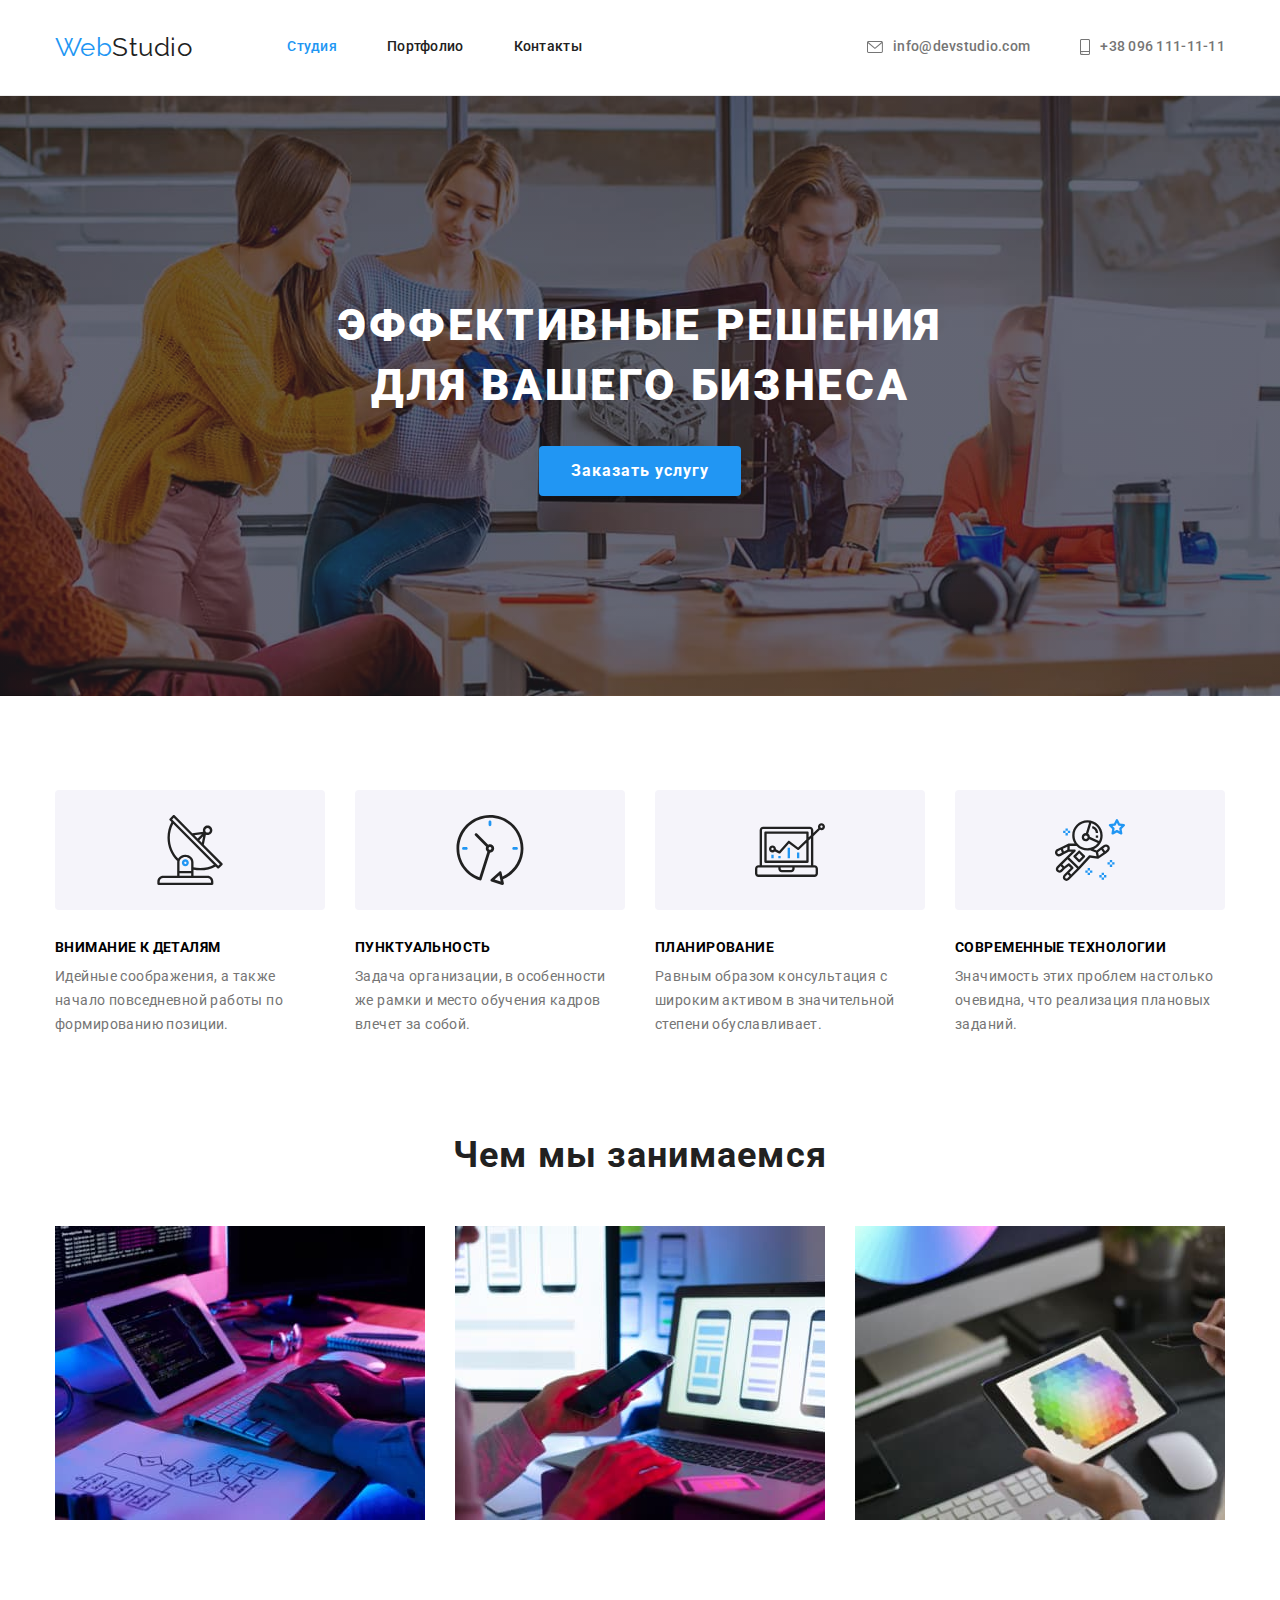
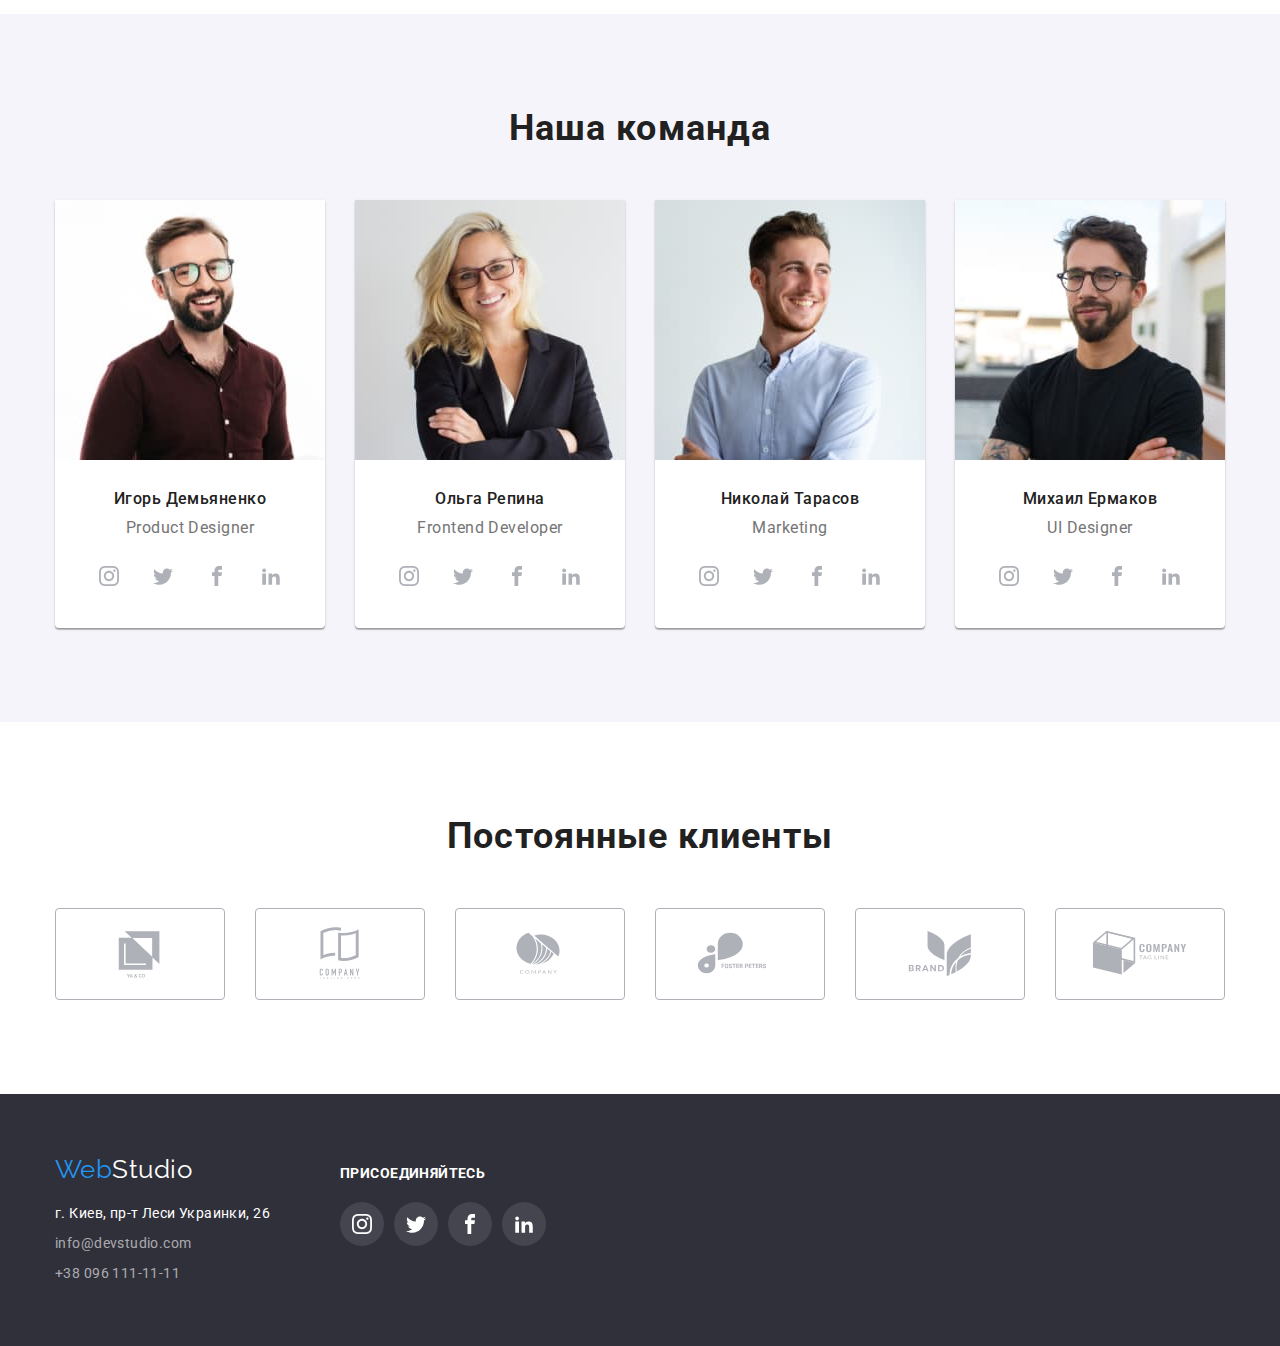
<file: index.html>
<!DOCTYPE html>
<html lang="ru">
<head>
    <meta charset="UTF-8">
    <meta http-equiv="X-UA-Compatible" content="IE=edge">
    <meta name="viewport" content="width=device-width, initial-scale=1.0">
    <title>Studio</title>
    <link rel="preconnect" href="https://fonts.googleapis.com">
    <link rel="preconnect" href="https://fonts.gstatic.com" crossorigin>
    <link href="https://fonts.googleapis.com/css2?family=Raleway:wght@700&family=Roboto:wght@400;500;700;900&display=swap"
        rel="stylesheet">
    <link rel="stylesheet" href="https://cdnjs.cloudflare.com/ajax/libs/modern-normalize/1.1.0/modern-normalize.min.css">
    <link rel="stylesheet" href="./css/styles.css">
</head>
<body>
    <!-- Шапка сайта -->
    <header class="header">
        <div class="container header-container">
            <nav class="header-navigate">
                <p class="logo">Web<span class="text">Studio</span></p>
                <ul class="site-nav control">
                    <li class="site-nav-item"> <a class="link current" href="./index.html"> Студия </a> </li>
                    <li class="site-nav-item"> <a class="link" href="./portfolio.html"> Портфолио </a> </li>
                    <li class="site-nav-item"> <a class="link" href=""> Контакты </a> </li>
                </ul>
            </nav>
            <ul class="auth-nav control">
                <li class="auth-nav-item"> 
                    <a class="nav-link link" href="mailto:info@devstudio.com"> 
                        <svg class="nav-icon nav-icon-envelope">
                            <use href="./images/sprite.svg#icon-envelope"></use>
                        </svg>
                        info@devstudio.com
                    </a>
                </li>

                <li class="auth-nav-item">
                    <a class="nav-link link" href="tel:+380961111111">
                        <svg class="nav-icon nav-icon-smartphone">
                            <use href="./images/sprite.svg#icon-smartphone"></use>
                        </svg>
                        +38 096 111-11-11
                    </a>
                </li>
            </ul>
        </div>
    </header>
    <main>
        <!-- Герой -->
        <section class="section section-hero">
            <div class="container">
                <h1 class="hero-title"> Эффективные решения для вашего бизнеса </h1>
                <button class="hero-button" type="button"> Заказать услугу </button>
            </div>
        </section>
         <!-- Преимущества  -->
        <section class="section section-benefits"> 
            <div class="container">
                <h2 class="visual-hidden"> Наши преимущества </h2> 
                <ul class="benefits">
                    <li class="items-benefits">
                        <div class="items-cartons-benefits">
                            <div class="items-cartons">
                                <svg class="cartons-benefits" width="70"
                                height="70">
                                    <use href="./images/sprite.svg#icon-antenna"></use>
                                </svg>
                            </div> 
                            <h3 class="items-title"> Внимание к деталям </h3>
                            <p class="items-text"> Идейные соображения, а также начало повседневной работы по формированию позиции. </p>
                        </div>
                    </li>
                    <li class="items-benefits">
                        <div class="items-cartons-benefits">
                            <div class="items-cartons">
                                <svg class="cartons-benefits" width="70"
                                height="70">
                                    <use href="./images/sprite.svg#icon-clock"></use>
                                </svg>
                            </div>
                        <h3 class="items-title"> Пунктуальность </h3>
                        <p class="items-text"> Задача организации, в особенности же рамки и место обучения кадров влечет за собой. </p>
                        </div>
                    </li>
                    <li class="items-benefits">
                        <div class="items-cartons-benefits">
                            <div class="items-cartons">
                                <svg class="cartons-benefits" width="70"
                                height="70">
                                    <use href="./images/sprite.svg#icon-diagram"></use>
                                </svg>
                            </div>
                        <h3 class="items-title"> Планирование </h3>
                        <p class="items-text"> Равным образом консультация с широким активом в значительной степени обуславливает. </p>
                        </div>
                    </li>
                    <li class="items-benefits">
                        <div class="items-cartons-benefits">
                            <div class="items-cartons">
                                <svg class="cartons-benefits" width="70"
                                height="70">
                                    <use href="./images/sprite.svg#icon-astronaut"></use>
                                </svg>
                            </div>
                            <h3 class="items-title"> Современные технологии </h3>
                            <p class="items-text"> Значимость этих проблем настолько очевидна, что реализация плановых заданий. </p>
                        </div>
                    </li>
                </ul>
            </div>
        </section>
         <!--Примери работ -->
        <section class="section section-work">
            <div class="container">
                <h2 class="headline"> Чем мы занимаемся </h2>
                <ul class="pictures">
                    <li class="pictures-work"><img src="./images1/picture1.jpg" alt="программное обеспечение" height="294" width="370"></li>
                    <li class="pictures-work"><img src="./images1/picture2.jpg" alt="поддержка мобильних приложений" height="294" width="370"></li>
                    <li class="pictures-work"><img src="./images1/picture3.jpg" alt="цветовое оформление" height="294" width="370"></li>
                </ul>
            </div>
        </section>
         <!-- Наша команда  -->
        <section class="section section-team">
            <div class="container">
                <h2 class="headline"> Наша команда </h2>
                <ul class="list">
                    <li class="people">
                        <img src="./images1/igor_demianenko.jpg" alt="Игорь Демьяненко" height="260" width="270">
                        <div class="people-item">
                            <h3 class="people-desc"> Игорь Демьяненко </h3>
                            <p lang="en" class="people-text"> Product Designer </p>
                            <div class="people-item-social">
                                <ul class="social-list">
                                    <li class="social-item">
                                        <a class="social-link link" href="">
                                            <svg class="social-icon" width="20"
                                            height="20">
                                                <use href="./images/sprite.svg#icon-instagram1"></use>
                                            </svg>
                                        </a>
                                    </li>
                                    <li class="social-item">
                                        <a class="social-link link" href="">
                                            <svg class="social-icon">
                                                <use href="./images/sprite.svg#icon-twitter1"></use>
                                            </svg>
                                        </a>
                                    </li>
                                    <li class="social-item">
                                        <a class="social-link link" href="">
                                            <svg class="social-icon">
                                                 <use href="./images/sprite.svg#icon-facebook1"></use>
                                            </svg>
                                        </a>
                                    </li>
                                    <li class="social-item">
                                        <a class="social-link link" href="">
                                            <svg class="social-icon">
                                                <use href="./images/sprite.svg#icon-linkedin1"></use>
                                           </svg>
                                        </a>
                                    </li>
                                </ul>
                            </div>
                        </div>
                    </li>
                    <li class="people">
                        <img src="./images1/olga_repina.jpg" alt="Ольга Репина" height="260" width="270">
                        <div class="people-item">
                            <h3 class="people-desc"> Ольга Репина </h3>
                            <p lang="en" class="people-text"> Frontend Developer </p>
                            <div>
                                <ul class="social-list">
                                    <li class="social-item">
                                        <a class="social-link link" href="">
                                            <svg class="social-icon" width="20"
                                            height="20">
                                                <use href="./images/sprite.svg#icon-instagram1"></use>
                                            </svg>
                                        </a>
                                    </li>
                                    <li class="social-item">
                                        <a class="social-link link" href="">
                                            <svg class="social-icon">
                                                <use href="./images/sprite.svg#icon-twitter1"></use>
                                            </svg>
                                        </a>
                                    </li>
                                    <li class="social-item">
                                        <a class="social-link link" href="">
                                            <svg class="social-icon">
                                                <use href="./images/sprite.svg#icon-facebook1"></use>
                                            </svg>
                                        </a>
                                    </li>
                                    <li class="social-item">
                                        <a class="social-link link" href="">
                                            <svg class="social-icon">
                                                <use href="./images/sprite.svg#icon-linkedin1"></use>
                                           </svg>
                                        </a>
                                    </li>
                                </ul>
                            </div>
                        </div>
                    </li>
                    <li class="people">
                        <img src="./images1/nikolay_tarasov.jpg" alt="Николай Тарасов" height="260" width="270">
                        <div class="people-item">
                            <h3 class="people-desc">Николай Тарасов</h3>
                            <p lang="en" class="people-text">Marketing</p>
                            <div>
                                <ul class="social-list">
                                    <li class="social-item">
                                        <a class="social-link link" href="">
                                            <svg class="social-icon" width="20"
                                            height="20">
                                                <use href="./images/sprite.svg#icon-instagram1"></use>
                                            </svg>
                                        </a>
                                    </li>
                                    <li class="social-item">
                                        <a class="social-link link" href="">
                                            <svg class="social-icon">
                                                <use href="./images/sprite.svg#icon-twitter1"></use>
                                            </svg>
                                        </a>
                                    </li>
                                    <li class="social-item">
                                        <a class="social-link link" href="">
                                            <svg class="social-icon">
                                                <use href="./images/sprite.svg#icon-facebook1"></use>
                                            </svg>
                                        </a>
                                    </li>
                                    <li class="social-item">
                                        <a class="social-link link" href="">
                                            <svg class="social-icon">
                                                <use href="./images/sprite.svg#icon-linkedin1"></use>
                                           </svg>
                                        </a>
                                    </li>
                                </ul>
                            </div>
                        </div>
                    </li>
                    <li class="people">
                        <img src="./images1/mikhail_yermakov.jpg" alt="Михаил Ермаков" height="260" width="270">
                        <div class="people-item">
                            <h3 class="people-desc">Михаил Ермаков</h3>
                            <p lang="en" class="people-text">UI Designer</p>
                            <div>
                                <ul class="social-list">
                                    <li class="social-item">
                                        <a class="social-link link" href="">
                                            <svg class="social-icon" width="20"
                                            height="20">
                                                <use href="./images/sprite.svg#icon-instagram1"></use>
                                            </svg>
                                        </a>
                                    </li>
                                    <li class="social-item">
                                        <a class="social-link link" href="">
                                            <svg class="social-icon">
                                                <use href="./images/sprite.svg#icon-twitter1"></use>
                                            </svg>
                                        </a>
                                    </li>
                                    <li class="social-item">
                                        <a class="social-link link" href="">
                                            <svg class="social-icon">
                                                <use href="./images/sprite.svg#icon-facebook1"></use>
                                            </svg>
                                        </a>
                                    </li>
                                    <li class="social-item">
                                        <a class="social-link link" href="">
                                            <svg class="social-icon">
                                                <use href="./images/sprite.svg#icon-linkedin1"></use>
                                           </svg>
                                        </a>
                                    </li>
                                </ul>
                            </div>
                        </div>
                    </li>   
                </ul>
            </div> 
        </section> 
        <!-- Постоянные клиенты -->
        <section class="section">
            <div class="container">
                <h2 class="headline">Постоянные клиенты</h2>
                <ul class="list company-list">
                    <li class="company">
                        <a class="company-link link" href="">
                            <svg class="company-icon">
                                <use href="./images/sprite.svg#icon-company0"></use>
                           </svg>
                        </a>
                    </li>
                    <li class="company">
                        <a class="company-link link" href="">
                            <svg class="company-icon">
                                <use href="./images/sprite.svg#icon-company1"></use>
                           </svg>
                        </a> 
                    </li>
                    <li class="company">
                        <a class="company-link link" href="">
                            <svg class="company-icon">
                                <use href="./images/sprite.svg#icon-company2"></use>
                           </svg>
                        </a>
                    </li>
                    <li class="company">
                        <a class="company-link link" href="">
                            <svg class="company-icon">
                                <use href="./images/sprite.svg#icon-company3"></use>
                           </svg>
                        </a>
                    </li>
                    <li class="company">
                        <a class="company-link link" href="">
                            <svg class="company-icon">
                                <use href="./images/sprite.svg#icon-company4"></use>
                           </svg>
                        </a>
                    </li>
                    <li class="company">
                        <a class="company-link link" href="">
                            <svg class="company-icon">
                                <use href="./images/sprite.svg#icon-company5"></use>
                           </svg>
                        </a> 
                    </li>
                </ul>
            </div>
        </section>
    </main>
    <!-- Подвал -->
    <footer class="footer">
        <div class="container footer-container">
            <div>
                <p class="logo">Web<span class="text">Studio</span></p>
                <address class="address">
                    <ul class="address-auth-nav">
                        <li class="address-row"> 
                            <a class="link maps" href="https://www.google.com.ua/maps/place/%D0%B1%D1%83%D0%BB%D1%8C%D0%B2%D0%B0%D1%80+%D0%9B%D0%B5%D1%81%D1%96+%D0%A3%D0%BA%D1%80%D0%B0%D1%97%D0%BD%D0%BA%D0%B8,+26,+%D0%9A%D0%B8%D1%97%D0%B2,+02000/@50.4268936,30.5373685,18z"> г. Киев, пр-т Леси Украинки, 26 </a> </li>
                        <li class="address-row"> 
                            <a class="link" href="mailto:info@devstudio.com"> info@devstudio.com </a> </li>
                        <li class="address-row"> 
                            <a class="link" href="tel:+380961111111"> +38 096 111-11-11 </a> </li>
                    </ul>
                </address>  
            </div>
            <div class="footer-social">
                <h3 class="footer-headline">присоединяйтесь</h3>
                <ul class="social-list">
                    <li class="social-item">
                        <a class="footer-social-link social-link link" href="">
                            <svg class="social-icon" width="20"
                            height="20">
                                <use href="./images/sprite.svg#icon-instagram1"></use>
                            </svg>
                        </a>
                    </li>
                    <li class="social-item">
                        <a class="footer-social-link social-link link" href="">
                            <svg class="social-icon">
                                <use href="./images/sprite.svg#icon-twitter1"></use>
                            </svg>
                        </a>
                    </li>
                    <li class="social-item">
                        <a class="footer-social-link social-link link" href="">
                            <svg class="social-icon">
                                <use href="./images/sprite.svg#icon-facebook1"></use>
                            </svg>
                        </a>
                    </li>
                    <li class="social-item">
                        <a class="footer-social-link social-link link" href="">
                            <svg class="social-icon">
                                <use href="./images/sprite.svg#icon-linkedin1"></use>
                           </svg>
                        </a>
                    </li>
                </ul>
            </div>
        </div>
    </footer>
</body>
</html>
</file>
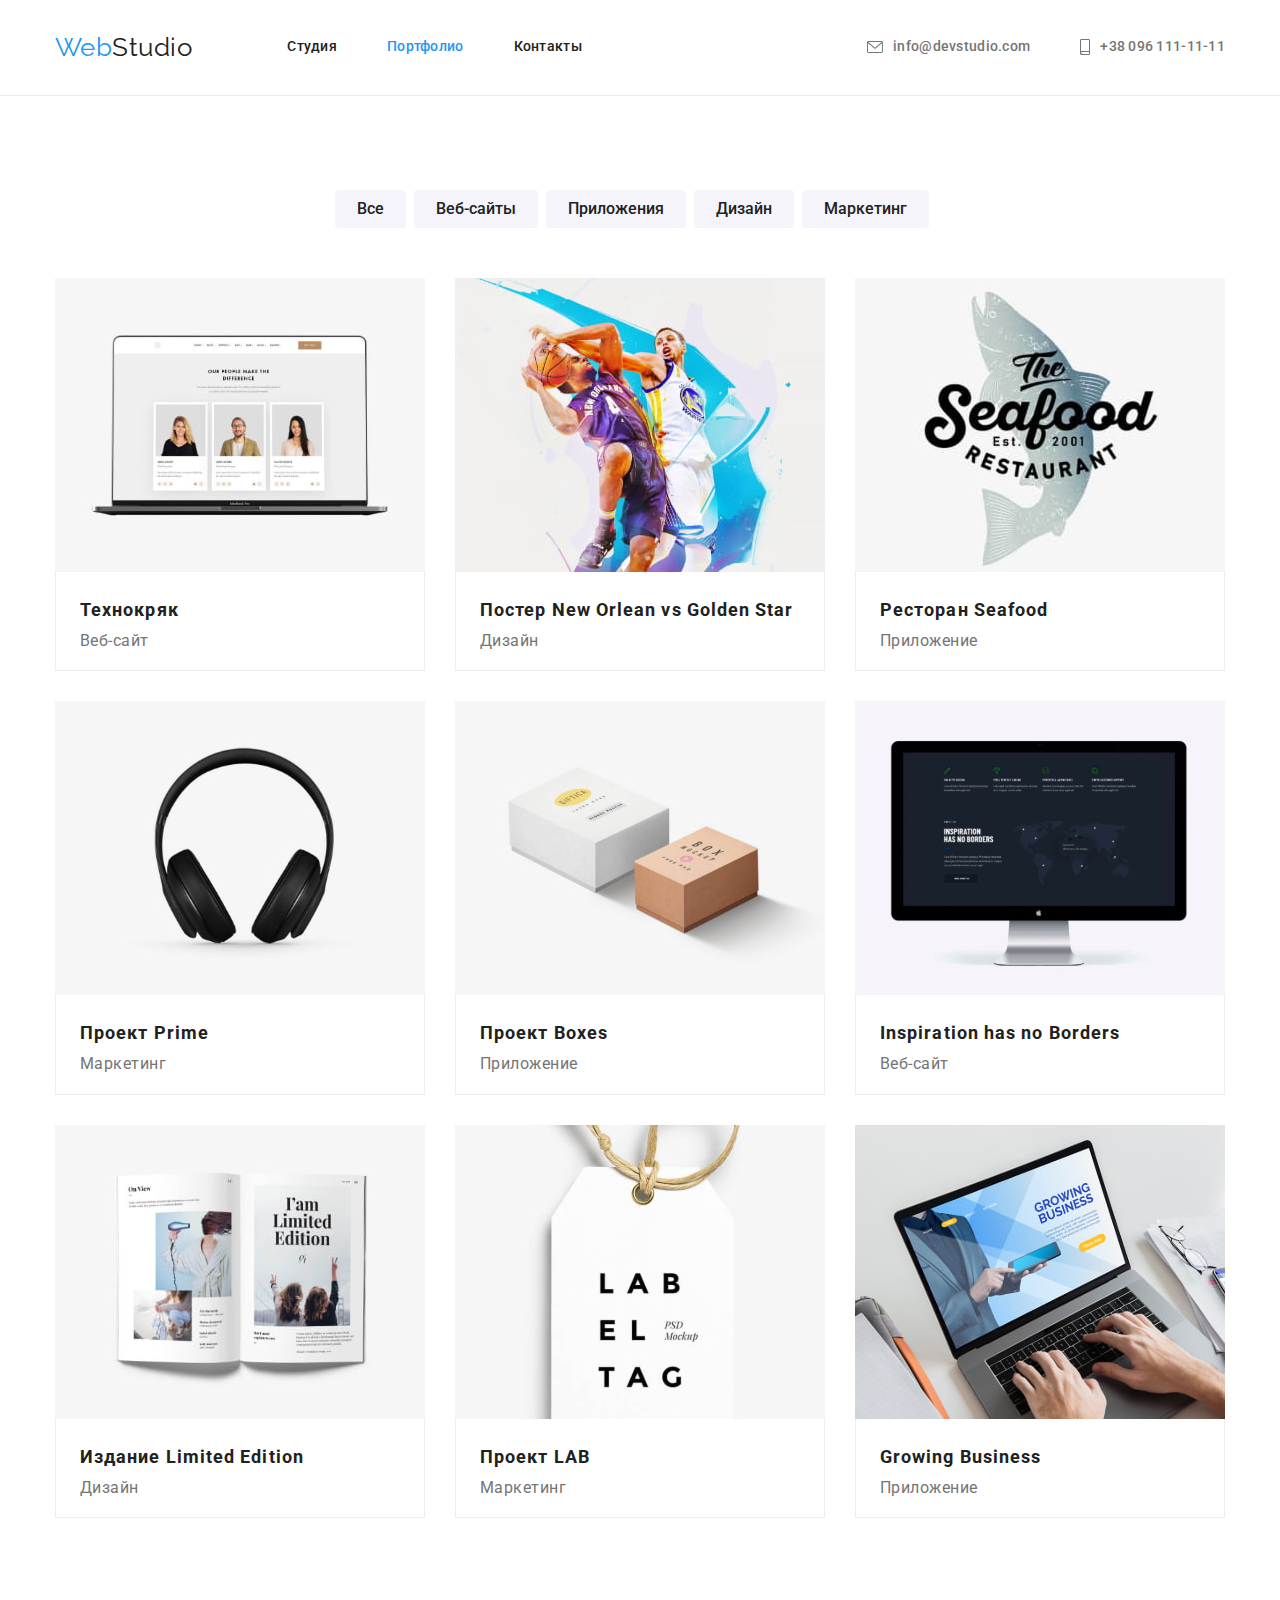
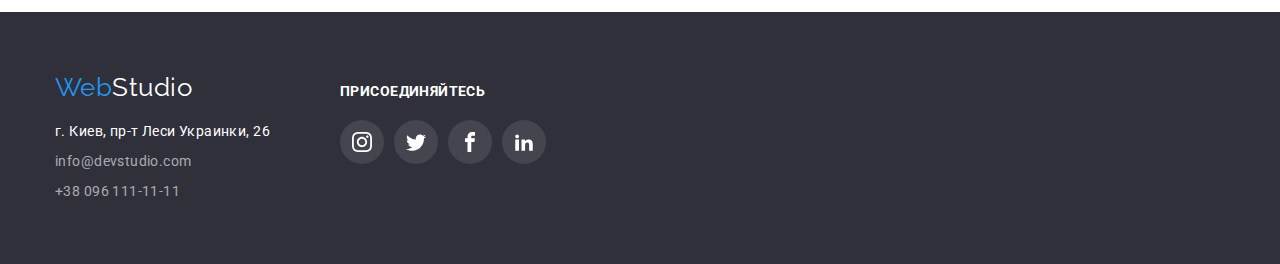
<file: portfolio.html>
<!DOCTYPE html>
<html lang="ru">
<head>
    <meta charset="UTF-8">
    <meta http-equiv="X-UA-Compatible" content="IE=edge">
    <meta name="viewport" content="width=device-width, initial-scale=1.0">
    <title>Portfolio</title>
    <link rel="preconnect" href="https://fonts.googleapis.com">
    <link rel="preconnect" href="https://fonts.gstatic.com" crossorigin>
    <link href="https://fonts.googleapis.com/css2?family=Raleway:wght@700&family=Roboto:wght@400;500;700;900&display=swap"
        rel="stylesheet">
    <link rel="stylesheet" href="https://cdnjs.cloudflare.com/ajax/libs/modern-normalize/1.1.0/modern-normalize.min.css">
    <link rel="stylesheet" href="./css/styles.css">
</head>
<body>
    <!-- Шапка сайта -->
    <header class="header">
        <div class="container header-container">
            <nav class="header-navigate">
                <p class="logo">Web<span class="text">Studio</span></p>
                <ul class="site-nav control">
                    <li class="site-nav-item"> <a class="link" href="./index.html"> Студия </a> </li>
                    <li class="site-nav-item"> <a class="link current" href="./portfolio.html"> Портфолио </a> </li>
                    <li class="site-nav-item"> <a class="link" href=""> Контакты </a> </li>
                </ul>
            </nav>
            <ul class="auth-nav control">
                <li class="auth-nav-item"> 
                    <a class="nav-link link" href="mailto:info@devstudio.com"> 
                        <svg class="nav-icon nav-icon-envelope">
                            <use href="./images/sprite.svg#icon-envelope"></use>
                        </svg>
                        info@devstudio.com
                    </a>
                </li>

                <li class="auth-nav-item">
                    <a class="nav-link link" href="tel:+380961111111">
                        <svg class="nav-icon nav-icon-smartphone">
                            <use href="./images/sprite.svg#icon-smartphone"></use>
                        </svg>
                        +38 096 111-11-11
                    </a>
                </li>
            </ul>
        </div>
    </header>
    <main>
        <section class="section">
            <div class="container">
                <h1 class="visual-hidden">Наши работы</h1>
                <ul class="desc-portfolio">
                    <li class="desc-nav"> <button type="button" class="desc-button"> Все </button> </li>
                    <li class="desc-nav"> <button type="button" class="desc-button"> Веб-сайты </button> </li>
                    <li class="desc-nav"> <button type="button" class="desc-button"> Приложения </button> </li>
                    <li class="desc-nav"> <button type="button" class="desc-button"> Дизайн </button> </li>
                    <li class="desc-nav"> <button type="button" class="desc-button"> Маркетинг </button> </li>
                </ul>
                <h2 class="visual-hidden">Навигация</h2>
                <ul class="activities">

                    <li class="activities-cards">
                        <a class="link-item" href="">
                            <img src="./images2/people1.jpg" alt="Технокряк" width="370">
                            <div  class="activities-title">
                                <h3 class="caption">Технокряк</h3>
                                <p class="text">Веб-сайт</p>
                            </div>
                        </a>
                    </li>

                    <li class="activities-cards">
                        <a class="link-item" href="">
                            <img src="./images2/poster2.jpg" alt="Постер New Orlean" width="370">
                            <div class="activities-title">
                                <h3 class="caption">Постер New Orlean vs Golden Star</h3>
                                <p class="text">Дизайн</p>
                            </div>
                        </a>
                    </li>

                    <li class="activities-cards">
                        <a class="link-item" href="">
                            <img src="./images2/restaurant3.jpg" alt="Ресторан Seafood" width="370">
                            <div class="activities-title">
                                <h3 class="caption">Ресторан Seafood</h3>
                                <p class="text">Приложение</p>
                            </div>
                        </a>
                    </li>

                    <li class="activities-cards">
                        <a class="link-item" href="">
                            <img src="./images2/headphone4.jpg" alt="Проект Prime" width="370">
                            <div class="activities-title">
                                <h3 class="caption">Проект Prime</h3>
                                <p class="text">Маркетинг</p>
                            </div>
                        </a>
                    </li>

                    <li class="activities-cards">
                        <a class="link-item" href="">
                            <img src="./images2/boxes5.jpg" alt="Проект Boxes" width="370">
                            <div class="activities-title">
                                <h3 class="caption">Проект Boxes</h3>
                                <p class="text">Приложение</p>
                            </div>
                        </a>
                    </li>

                    <li class="activities-cards">
                        <a class="link-item" href="">
                            <img src="./images2/screen6.jpg" alt="Екран" width="370">
                            <div class="activities-title">
                                <h3 class="caption" lang="en">Inspiration has no Borders</h3>
                                <p class="text">Веб-сайт</p>
                            </div>
                        </a>
                    </li>

                    <li class="activities-cards">
                        <a class="link-item" href="">
                            <img src="./images2/edition7.jpg" alt="Издание" width="370">
                            <div class="activities-title">
                                <h3 class="caption">Издание Limited Edition</h3>
                                <p class="text">Дизайн</p>
                            </div>
                        </a>
                    </li>

                    <li class="activities-cards">
                        <a class="link-item" href="">
                            <img src="./images2/project_lab8.jpg" alt="Проект LAB" width="370">
                            <div class="activities-title">
                                <h3 class="caption">Проект LAB</h3>
                                <p class="text">Маркетинг</p>
                            </div>
                        </a>
                    </li>
                    
                    <li class="activities-cards">
                        <a class="link-item" href="">
                            <img src="./images2/business9.jpg" alt="Растущий бизнес" width="370">
                            <div class="activities-title">
                                <h3 class="caption" lang="en">Growing Business</h3>
                                <p class="text">Приложение</p>
                            </div>
                        </a>
                    </li>
                </ul>
            </div>
        </section>
    </main>
    <!--Підвал-->
    <footer class="footer">
        <div class="container footer-container">
            <div>
                <p class="logo">Web<span class="text">Studio</span></p>
                <address class="address">
                    <ul class="address-auth-nav">
                        <li class="address-row"> 
                            <a class="link maps" href="https://www.google.com.ua/maps/place/%D0%B1%D1%83%D0%BB%D1%8C%D0%B2%D0%B0%D1%80+%D0%9B%D0%B5%D1%81%D1%96+%D0%A3%D0%BA%D1%80%D0%B0%D1%97%D0%BD%D0%BA%D0%B8,+26,+%D0%9A%D0%B8%D1%97%D0%B2,+02000/@50.4268936,30.5373685,18z"> г. Киев, пр-т Леси Украинки, 26 </a> </li>
                        <li class="address-row"> 
                            <a class="link" href="mailto:info@devstudio.com"> info@devstudio.com </a> </li>
                        <li class="address-row"> 
                            <a class="link" href="tel:+380961111111"> +38 096 111-11-11 </a> </li>
                    </ul>
                </address>  
            </div>
            <div class="footer-social">
                <h3 class="footer-headline">присоединяйтесь</h3>
                <ul class="social-list">
                    <li class="social-item">
                        <a class="footer-social-link social-link link" href="">
                            <svg class="social-icon" width="20"
                            height="20">
                                <use href="./images/sprite.svg#icon-instagram1"></use>
                            </svg>
                        </a>
                    </li>
                    <li class="social-item">
                        <a class="footer-social-link social-link link" href="">
                            <svg class="social-icon">
                                <use href="./images/sprite.svg#icon-twitter1"></use>
                            </svg>
                        </a>
                    </li>
                    <li class="social-item">
                        <a class="footer-social-link social-link link" href="">
                            <svg class="social-icon">
                                <use href="./images/sprite.svg#icon-facebook1"></use>
                            </svg>
                        </a>
                    </li>
                    <li class="social-item">
                        <a class="footer-social-link social-link link" href="">
                            <svg class="social-icon">
                                <use href="./images/sprite.svg#icon-linkedin1"></use>
                           </svg>
                        </a>
                    </li>
                </ul>
            </div>
        </div>
    </footer>
</body>
</html>
</file>
<file: css/styles.css>
/* --Змінні-- */
:root {
  --primary-title-color: #ffffff;
  --title-text-color: #212121;
  --text-item-color: #757575;
  --section-aside-color: #2f303a;
  --section-secondary-color: #f5f4fa;
  --social-icon-color: #afb1b8;
  --accent-color: #2196f3;
}
body {
  font-family: "Roboto", sans-serif;
  font-style: normal;
  letter-spacing: 0.03em;
  background-color: var(--primary-title-color);
}
/* --скидання стилів-- */
p,
h1,
h2,
h3,
h4,
h5,
h6 {
  margin: 0;
}
ul {
  margin: 0;
  padding-left: 0;
  /* прибираємо крапочки */
  list-style: none;
}
/* прибираємо підкреслювання */
.link-item,
.link {
  display: block;
  text-decoration: none;
}
/* Прибираємо відстань знизу зображення
та обмежуємо габарити макс.100ширини */
img {
  display: block;
  max-width: 100%;
  height: auto;
}
.container {
  margin-left: auto;
  margin-right: auto;
  padding-left: 15px;
  padding-right: 15px;
  width: 1200px;
}
.section {
  padding-top: 94px;
  padding-bottom: 94px;
}
/* -----логотип -----*/
.logo {
  font-family: "Raleway", sans-serif;
  font-size: 26px;
  line-height: 1.19;
  margin-right: 95px;
  color: var(--accent-color);
}
.logo .text {
  font-family: "Raleway", sans-serif;
  font-size: 26px;
  line-height: 1.19;
  color: var(--title-text-color);
}
.footer .logo {
  margin-bottom: 20px;
}
.footer .text {
  color: var(--primary-title-color);
}
/*-- Шапка сайта,навігація --*/
.header {
  padding-top: 32px;
  padding-bottom: 32px;
  border-bottom: 1px solid #ececec;
}
.header-container {
  display: flex;
  align-items: center;
}
.header-navigate {
  display: flex;
  align-items: center;
}
.site-nav {
  display: flex;
  align-items: center;
}
.auth-nav {
  display: flex;
  margin-left: auto;
  align-items: center;
}
.site-nav-item:not(:last-child) {
  margin-right: 50px;
}
.auth-nav-item:not(:last-child) {
  margin-right: 50px;
}
.control .link {
  font-weight: 500;
  font-size: 14px;
  line-height: 1.14;
  letter-spacing: 0.02em;
}
.site-nav .link {
  color: var(--title-text-color);
  text-decoration: none;
}
.nav-link {
  color: var(--text-item-color);
  text-decoration: none;
  display: flex;
  align-items: center;
}
.site-nav-item .link:hover,
.site-nav-item .link:focus {
  color: var(--accent-color);
}

/* svg */
.nav-icon {
  margin-right: 10px;
  fill: var(--text-item-color);
}
.nav-icon-envelope {
  height: 12px;
  width: 16px;
}
.nav-icon-smartphone {
  height: 16px;
  width: 10px;
}
.control .nav-link:hover,
.control .nav-link:focus {
  color: var(--accent-color);
}
.control .nav-link:hover .nav-icon,
.control .nav-link:focus .nav-icon {
  fill: var(--accent-color);
}
.site-nav .link.current {
  color: var(--accent-color);
}
/*-- Герой,основний заголовок--*/
.section.section-hero {
  padding-top: 200px;
  padding-bottom: 200px;
  align-items: center;
  text-align: center;
  color: var(--primary-title-color);
  background-color: var(--section-aside-color);
  background-image: linear-gradient(
      to right,
      rgba(47, 48, 58, 0.4),
      rgba(47, 48, 58, 0.4)
    ),
    url(../images1/hero.jpg);
  background-repeat: no-repeat;
  background-position: center;
  background-size: cover;
}
.hero-title {
  font-weight: 900;
  font-size: 44px;
  line-height: 1.36;
  letter-spacing: 0.06em;
  text-transform: uppercase;
  margin-bottom: 30px;
  margin-right: auto;
  margin-left: auto;
  max-width: 696px;
}
/* кнопки */
.hero-button {
  padding: 10px 32px;
  font-weight: 700;
  font-size: 16px;
  line-height: 1.87;
  letter-spacing: 0.06em;
  border-radius: 4px;
  background-color: var(--accent-color);
  color: var(--primary-text-color);
  box-shadow: 0px 4px 4px rgba(0, 0, 0, 0.15);
  border: none;
  align-items: center;
  text-align: center;
  cursor: pointer;
}
.hero-button:hover,
.hero-button:focus {
  background-color: #188ce8;
}
.desc-button:hover,
.desc-button:focus {
  color: var(--primary-title-color);
  background-color: var(--accent-color);
  box-shadow: 0px 3px 1px rgba(0, 0, 0, 0.1), 0px 1px 2px rgba(0, 0, 0, 0.08),
    0px 2px 2px rgba(0, 0, 0, 0.12);
}
.desc-portfolio {
  display: flex;
  margin: auto;
  margin-bottom: 50px;
  width: 611px;
}
.desc-nav:not(:last-child) {
  margin-right: 8px;
}
.desc-button {
  padding: 6px 22px;
  font-weight: 500;
  font-size: 16px;
  line-height: 1.62;
  border-radius: 4px;
  color: var(--title-text-color);
  background-color: var(--section-secondary-color);
  border: none;
  cursor: pointer;
  text-align: center;
}

/*---Заголовки h2 (Portfolio h1)---*/
/* -Приховані заголовки- */
.visual-hidden:not(:focus):not(:active) {
  position: absolute;
  width: 1px;
  height: 1px;
  margin: -1px;
  border: 0;
  padding: 0;
  white-space: nowrap;
  clip-path: inset(100%);
  clip: rect(0 0 0 0);
  overflow: hidden;
}
.headline {
  margin-bottom: 50px;
  font-weight: 700;
  font-size: 36px;
  line-height: 1.16;
  letter-spacing: 0.03em;
  text-align: center;
  color: var(--title-text-color);
}
/* <!-- Переваги  --> */
.section.section-benefits {
  padding-bottom: 47px;
}
/* .items-benefits::before {
  content: "";
  display: block;
  height: 120px;
  outline: 1px solid gold;
  background-image: url("../images/sprite.svg#icon-antenna");
  background-size: contain;
  background-repeat: no-repeat ;
  background-position: center;
} */
.benefits {
  display: flex;
  flex-wrap: wrap;
}
.items-benefits {
  margin-right: 30px;
  height: 251px;
  width: 270px;
}
.items-cartons-benefits {
}
.items-cartons {
  display: flex;
  align-items: center;
  justify-content: center;
  height: 120px;
  background: var(--section-secondary-color);
  border-radius: 4px;
}
.items-benefits:last-child {
  margin-right: 0;
}
.items-benefits:not(:last-child) {
  margin-right: 30px;
}
.items-title {
  margin-top: 30px;
  font-weight: 700;
  font-size: 14px;
  line-height: 1.14;
  letter-spacing: 0.03em;
  text-transform: uppercase;
}
.items-text {
  margin-top: 10px;
  font-weight: 400;
  font-size: 14px;
  line-height: 1.71;
  letter-spacing: 0.03em;
  color: var(--text-item-color);
}
.items-text:not(:last-child) {
  margin-right: 30px;
}
/* --Приклади робіт -- */
.section.section-work {
  padding-top: 47px;
}
.pictures {
  display: flex;
  flex-wrap: wrap;
  margin-right: -30px;
}

.pictures-work:not(:last-child) {
  flex-basis: calc(100% / 3 - 30px);
  margin-right: 30px;
}
/* --Наша команда --*/
.section.section-team {
  background-color: var(--section-secondary-color);
}
.list {
  display: flex;
  flex-wrap: wrap;
}
.people {
  margin-right: 30px;
  width: 270px;
  height: 428px;
  box-shadow: 0px 1px 3px rgba(0, 0, 0, 0.12), 0px 1px 1px rgba(0, 0, 0, 0.14),
    0px 2px 1px rgba(0, 0, 0, 0.2);
  border-radius: 0px 0px 4px 4px;
  background-color: var(--primary-title-color);
}
.people:last-child {
  margin-right: 0;
}
.people-item {
  padding-top: 30px;
  padding-bottom: 30px;
}
.people-desc {
  margin-bottom: 10px;
  font-weight: 500;
  font-size: 16px;
  line-height: 1.18;
  text-align: center;
  color: var(--title-text-color);
}
.people .people-text {
  margin-bottom: 16px;
  text-align: center;
  font-weight: 400;
  font-size: 16px;
  line-height: 1.18;
  letter-spacing: 0.03em;
  color: var(--text-item-color);
}
/* ------ */
.social-list {
  display: flex;
  justify-content: center;
}
.social-item {
  margin-right: 10px;
  width: 44px;
  height: 44px;
}
.social-item:last-child {
  margin-right: 0;
}
.social-link {
  width: 100%;
  height: 100%;
  border-radius: 50%;
  display: flex;
  align-items: center;
  justify-content: center;
  background-color: var(--primary-title-color);
}
.social-link:hover,
.social-link:focus {
  background-color: var(--accent-color);
}
.social-link:hover .social-icon,
.social-link:focus .social-icon {
  fill: var(--primary-title-color);
}
.social-icon {
  width: 20px;
  height: 20px;
  fill: var(--social-icon-color);
}
/* Наші клієнти */
.company {
  margin-right: 30px;
  width: 170px;
  height: 92px;
  /* border: 1px solid var(--social-icon-color); 
  box-sizing: border-box;
  border-radius: 4px; */
}
.company:last-child {
  margin-right: 0;
}
.company-link {
  width: 100%;
  height: 100%;
  border: 1px solid var(--social-icon-color);
  box-sizing: border-box;
  border-radius: 4px;
  display: flex;
  align-items: center;
  justify-content: center;
}
.company-link:hover,
.company-link:focus {
  border: 1px solid var(--accent-color);
}
.company-icon {
  width: 106px;
  height: 60px;
  fill: var(--social-icon-color);
}
.company-link:hover .company-icon,
.company-link:focus .company-icon {
  fill: var(--accent-color);
}
/* ---footer--- */
.footer {
  padding-top: 60px;
  padding-bottom: 60px;
  background-color: var(--section-aside-color);
}
.footer-container {
  display: flex;
}
.address {
  display: flex;
  font-style: normal;
}
.address-row .link.maps {
  color: var(--primary-title-color);
}
.address-auth-nav .link {
  height: 21px;
  font-weight: 400;
  font-size: 14px;
  letter-spacing: 0.03em;
  text-decoration: none;
  color: var(--text-item-color);
  color: rgba(255, 255, 255, 0.6);
}
.address-auth-nav {
  margin-right: 70px;
}
.address-row {
  align-items: baseline;
}
.address-row:not(:last-child) {
  margin-bottom: 9px;
}
.address-auth-nav .link:hover,
.address-auth-nav .link:focus {
  color: var(--accent-color);
}
/* ------ */
.footer-social {
  width: 206px;
  height: 80px;
  padding-top: 12px;
}
.footer-headline {
  margin-bottom: 20px;
  font-weight: 700;
  font-size: 14px;
  line-height: 1.14;
  letter-spacing: 0.03em;
  text-transform: uppercase;
  color: var(--primary-title-color);
}
.footer-social-link {
  background: rgba(255, 255, 255, 0.1);
}
.footer-social-link .social-icon {
  fill: var(--primary-title-color);
}
/* ---Portfolio ---*/
.activities {
  display: flex;
  flex-wrap: wrap;
}
.activities-cards {
  width: 370px;
  margin-right: 30px;
  margin-bottom: 30px;
}
.activities-cards:nth-child(3n) {
  margin-right: 0;
}
.activities-cards:nth-last-child(-n + 3) {
  margin-bottom: 0;
}
.link-item:hover,
.link-item:focus {
  box-shadow: 0px 1px 1px rgba(0, 0, 0, 0.12), 0px 4px 4px rgba(0, 0, 0, 0.06),
    1px 4px 6px rgba(0, 0, 0, 0.16);
}
.activities-title {
  padding-top: 20px;
  padding-bottom: 20px;
  padding-right: 24px;
  padding-left: 24px;
  border: 1px solid #eeeeee;
  border-top: 0;
}
.caption {
  margin-bottom: 4px;
  font-weight: 700;
  font-size: 18px;
  line-height: 2;
  letter-spacing: 0.06em;
  color: var(--title-text-color);
}
.activities-title .text {
  font-weight: 400;
  font-size: 16px;
  line-height: 1, 87;
  letter-spacing: 0.03em;
  color: var(--text-item-color);
}
</file>
